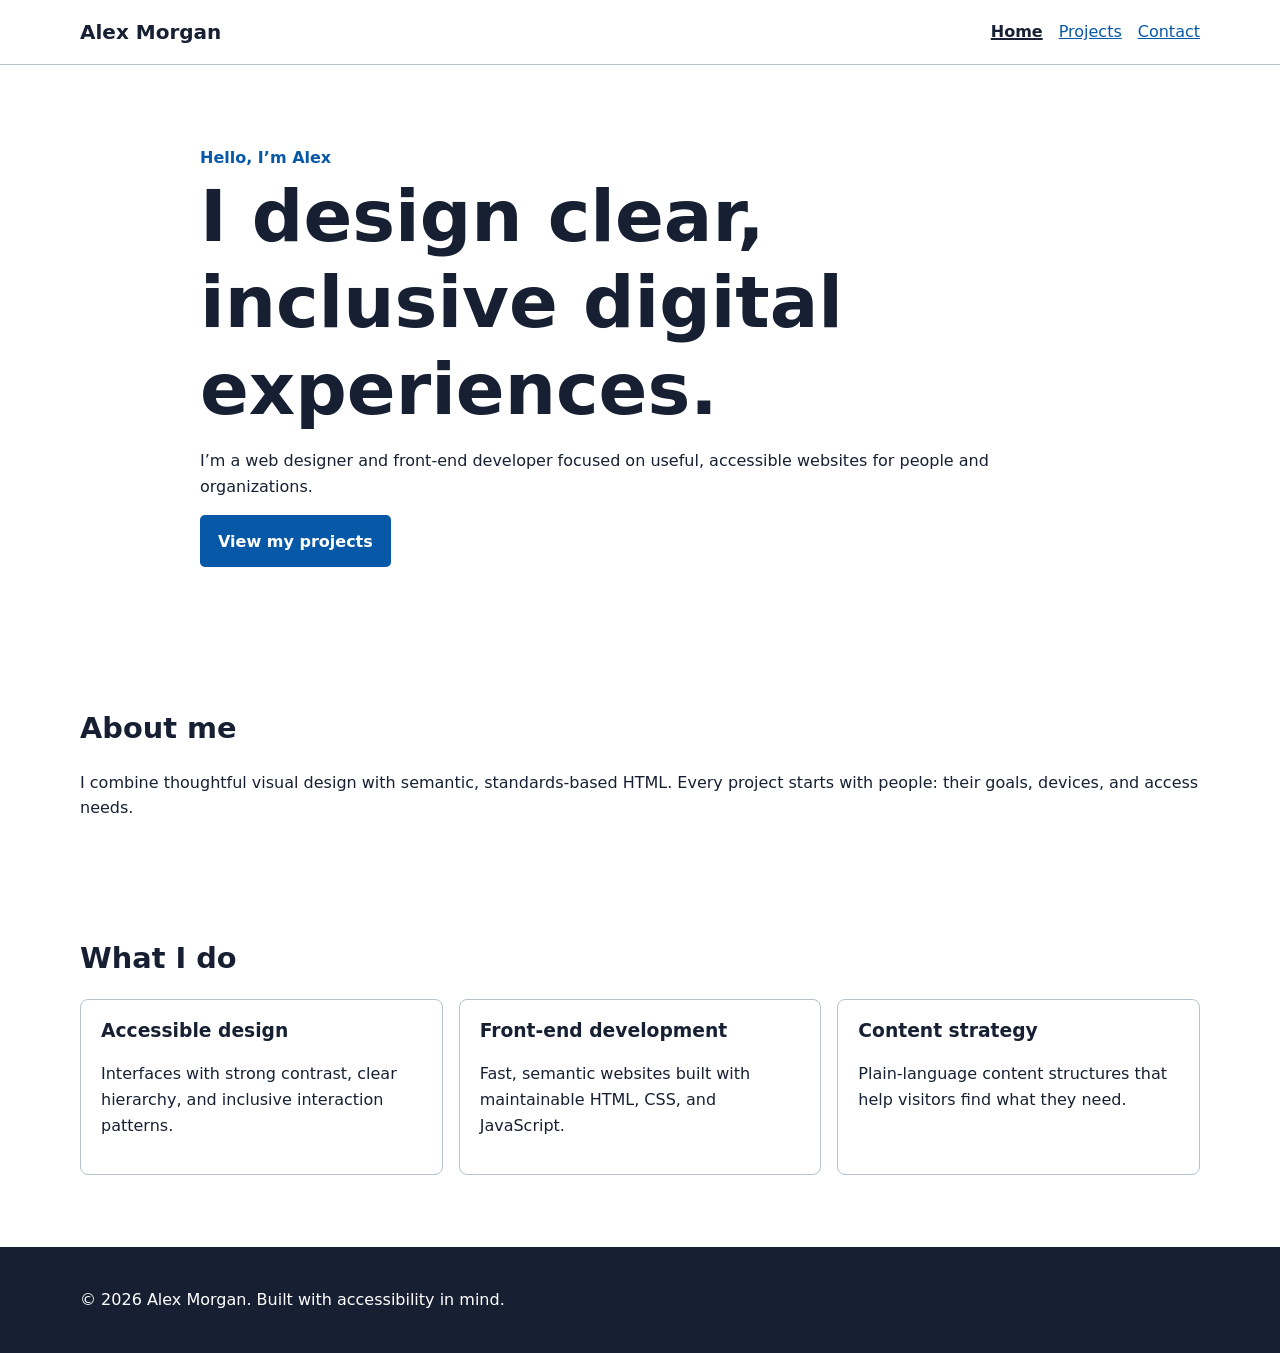
<file: accessible-portfolio/index.html>
<!doctype html>
<html lang="en">
<head>
  <meta charset="utf-8">
  <meta name="viewport" content="width=device-width, initial-scale=1">
  <meta name="description" content="Personal portfolio of Alex Morgan, accessible web designer and front-end developer.">
  <meta name="author" content="Alex Morgan">
  <meta name="robots" content="index, follow">
  <title>Alex Morgan | Accessible Web Designer</title>
  <link rel="stylesheet" href="styles.css">
</head>
<body>
  <a class="skip-link" href="#main-content">Skip to main content</a>
  <header class="site-header">
    <div class="container header-content">
      <a class="brand" href="index.html" aria-label="Alex Morgan home">Alex Morgan</a>
      <nav aria-label="Primary navigation">
        <ul class="nav-list">
          <li><a aria-current="page" href="index.html">Home</a></li>
          <li><a href="projects.html">Projects</a></li>
          <li><a href="contact.html">Contact</a></li>
        </ul>
      </nav>
    </div>
  </header>

  <main id="main-content">
    <section class="hero container" aria-labelledby="intro-heading">
      <p class="eyebrow">Hello, I’m Alex</p>
      <h1 id="intro-heading">I design clear, inclusive digital experiences.</h1>
      <p>I’m a web designer and front-end developer focused on useful, accessible websites for people and organizations.</p>
      <a class="button" href="projects.html">View my projects</a>
    </section>

    <section class="container" aria-labelledby="about-heading">
      <h2 id="about-heading">About me</h2>
      <p>I combine thoughtful visual design with semantic, standards-based HTML. Every project starts with people: their goals, devices, and access needs.</p>
    </section>

    <section class="container" aria-labelledby="services-heading">
      <h2 id="services-heading">What I do</h2>
      <ul class="card-list">
        <li><article><h3>Accessible design</h3><p>Interfaces with strong contrast, clear hierarchy, and inclusive interaction patterns.</p></article></li>
        <li><article><h3>Front-end development</h3><p>Fast, semantic websites built with maintainable HTML, CSS, and JavaScript.</p></article></li>
        <li><article><h3>Content strategy</h3><p>Plain-language content structures that help visitors find what they need.</p></article></li>
      </ul>
    </section>
  </main>

  <footer class="site-footer">
    <div class="container"><p>© 2026 Alex Morgan. Built with accessibility in mind.</p></div>
  </footer>
</body>
</html>
</file>
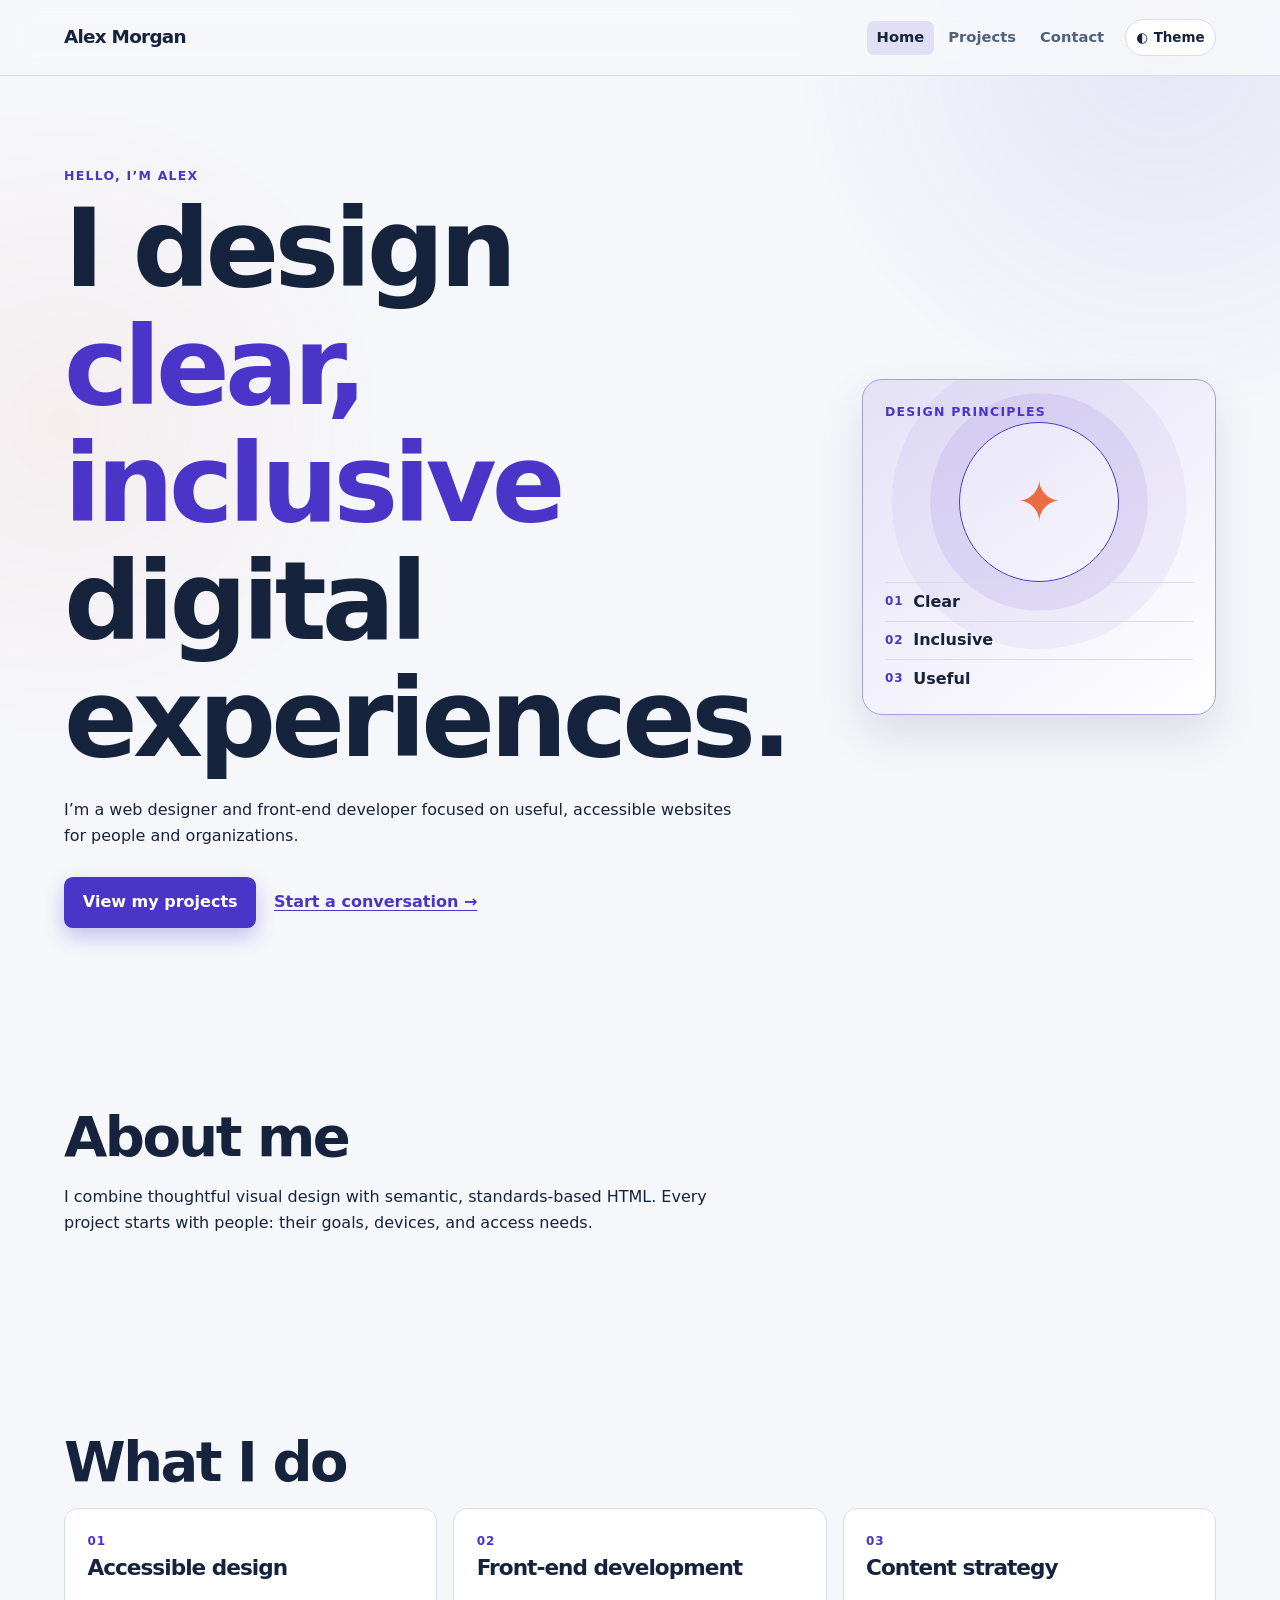
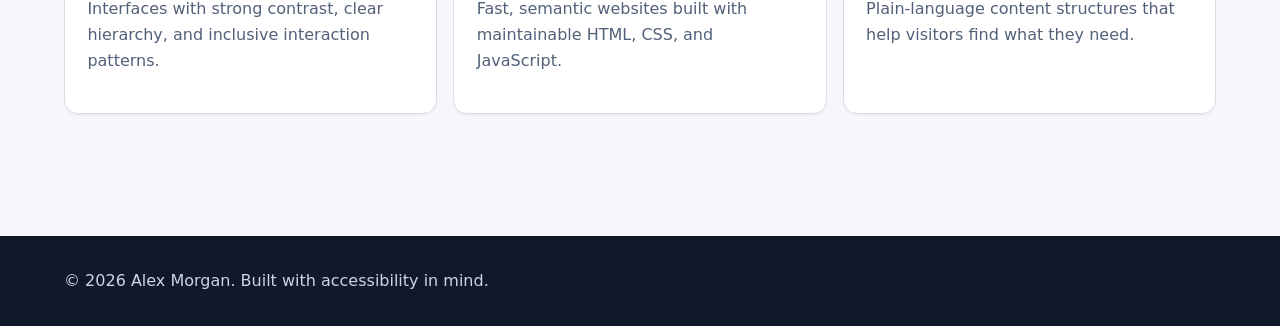
<file: Advanced CSS3 & Responsive Architecture/index.html>
<!doctype html>
<html lang="en">
<head>
  <meta charset="utf-8">
  <meta name="viewport" content="width=device-width, initial-scale=1">
  <meta name="description" content="Personal portfolio of Alex Morgan, accessible web designer and front-end developer.">
  <meta name="author" content="Alex Morgan">
  <meta name="robots" content="index, follow">
  <title>Alex Morgan | Accessible Web Designer</title>
  <link rel="stylesheet" href="styles.css">
  <script src="theme.js" defer></script>
</head>
<body>
  <a class="skip-link" href="#main-content">Skip to main content</a>
  <header class="site-header">
    <div class="container header-content">
      <a class="brand" href="index.html" aria-label="Alex Morgan home">Alex Morgan</a>
      <nav aria-label="Primary navigation">
        <ul class="nav-list">
          <li><a aria-current="page" href="index.html">Home</a></li>
          <li><a href="projects.html">Projects</a></li>
          <li><a href="contact.html">Contact</a></li>
        </ul>
      </nav>
      <button class="theme-toggle" type="button" aria-label="Switch to dark theme" aria-pressed="false">
        <span aria-hidden="true">◐</span><span class="theme-label">Theme</span>
      </button>
    </div>
  </header>

  <main id="main-content">
    <section class="hero container" aria-labelledby="intro-heading">
      <div class="hero-copy">
        <p class="eyebrow">Hello, I’m Alex</p>
        <h1 id="intro-heading">I design <span>clear, inclusive</span> digital experiences.</h1>
        <p>I’m a web designer and front-end developer focused on useful, accessible websites for people and organizations.</p>
        <div class="hero-actions"><a class="button" href="projects.html">View my projects</a><a class="text-link" href="contact.html">Start a conversation <span aria-hidden="true">→</span></a></div>
      </div>
      <aside class="hero-visual" aria-label="Design principles: clear, inclusive, and useful">
        <p class="visual-label">Design principles</p>
        <div class="visual-orbit" aria-hidden="true"><span>✦</span></div>
        <ul class="principle-list"><li><span>01</span> Clear</li><li><span>02</span> Inclusive</li><li><span>03</span> Useful</li></ul>
      </aside>
    </section>

    <section class="container" aria-labelledby="about-heading">
      <h2 id="about-heading">About me</h2>
      <p>I combine thoughtful visual design with semantic, standards-based HTML. Every project starts with people: their goals, devices, and access needs.</p>
    </section>

    <section class="container" aria-labelledby="services-heading">
      <h2 id="services-heading">What I do</h2>
      <ul class="card-list">
        <li><article><span class="card-number" aria-hidden="true">01</span><h3>Accessible design</h3><p>Interfaces with strong contrast, clear hierarchy, and inclusive interaction patterns.</p></article></li>
        <li><article><span class="card-number" aria-hidden="true">02</span><h3>Front-end development</h3><p>Fast, semantic websites built with maintainable HTML, CSS, and JavaScript.</p></article></li>
        <li><article><span class="card-number" aria-hidden="true">03</span><h3>Content strategy</h3><p>Plain-language content structures that help visitors find what they need.</p></article></li>
      </ul>
    </section>
  </main>

  <footer class="site-footer">
    <div class="container"><p>© 2026 Alex Morgan. Built with accessibility in mind.</p></div>
  </footer>
</body>
</html>
</file>
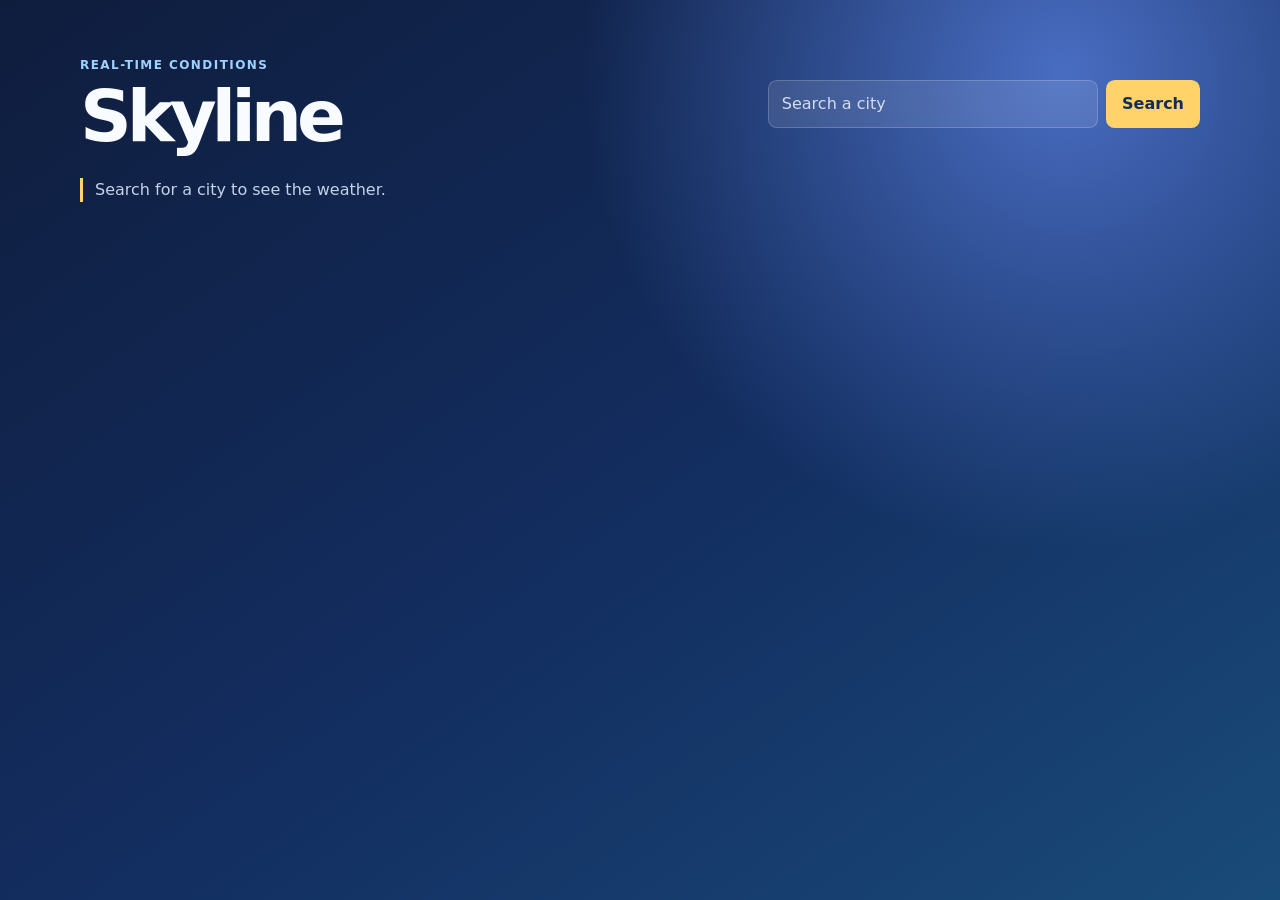
<file: Asynchronous JavaScript & RESTful APIs/index.html>
<!doctype html>
<html lang="en">
<head>
  <meta charset="utf-8">
  <meta name="viewport" content="width=device-width, initial-scale=1">
  <meta name="description" content="A responsive weather dashboard powered by the Open-Meteo public REST API.">
  <title>Skyline | Live Weather</title>
  <link rel="stylesheet" href="styles.css">
  <script src="app.js" defer></script>
</head>
<body>
  <main class="dashboard">
    <header class="masthead">
      <div><p class="eyebrow">Real-time conditions</p><h1>Skyline</h1></div>
      <form id="search-form" class="search-form" role="search">
        <label class="sr-only" for="city-input">Search by city name</label>
        <input id="city-input" name="city" type="search" placeholder="Search a city" autocomplete="off" required>
        <button type="submit">Search</button>
      </form>
    </header>

    <p id="status" class="status" role="status" aria-live="polite">Search for a city to see the weather.</p>
    <section id="weather-content" hidden aria-live="polite">
      <header class="location-header"><div><p id="location-country" class="eyebrow"></p><h2 id="location-name">—</h2></div><p id="updated-time">—</p></header>
      <section class="current-card" aria-labelledby="now-heading">
        <div><p id="now-heading" class="eyebrow">Current weather</p><p id="temperature" class="temperature">—</p><p id="weather-description" class="condition">—</p></div>
        <div id="weather-symbol" class="weather-symbol" aria-hidden="true">☀</div>
        <dl class="metrics"><div><dt>Humidity</dt><dd id="humidity">—</dd></div><div><dt>Wind</dt><dd id="wind-speed">—</dd></div><div><dt>Feels like</dt><dd id="apparent-temperature">—</dd></div></dl>
      </section>
      <section class="forecast-section" aria-labelledby="forecast-heading"><h2 id="forecast-heading">5-day forecast</h2><div id="forecast" class="forecast"></div></section>
    </section>
  </main>
</body>
</html>
</file>
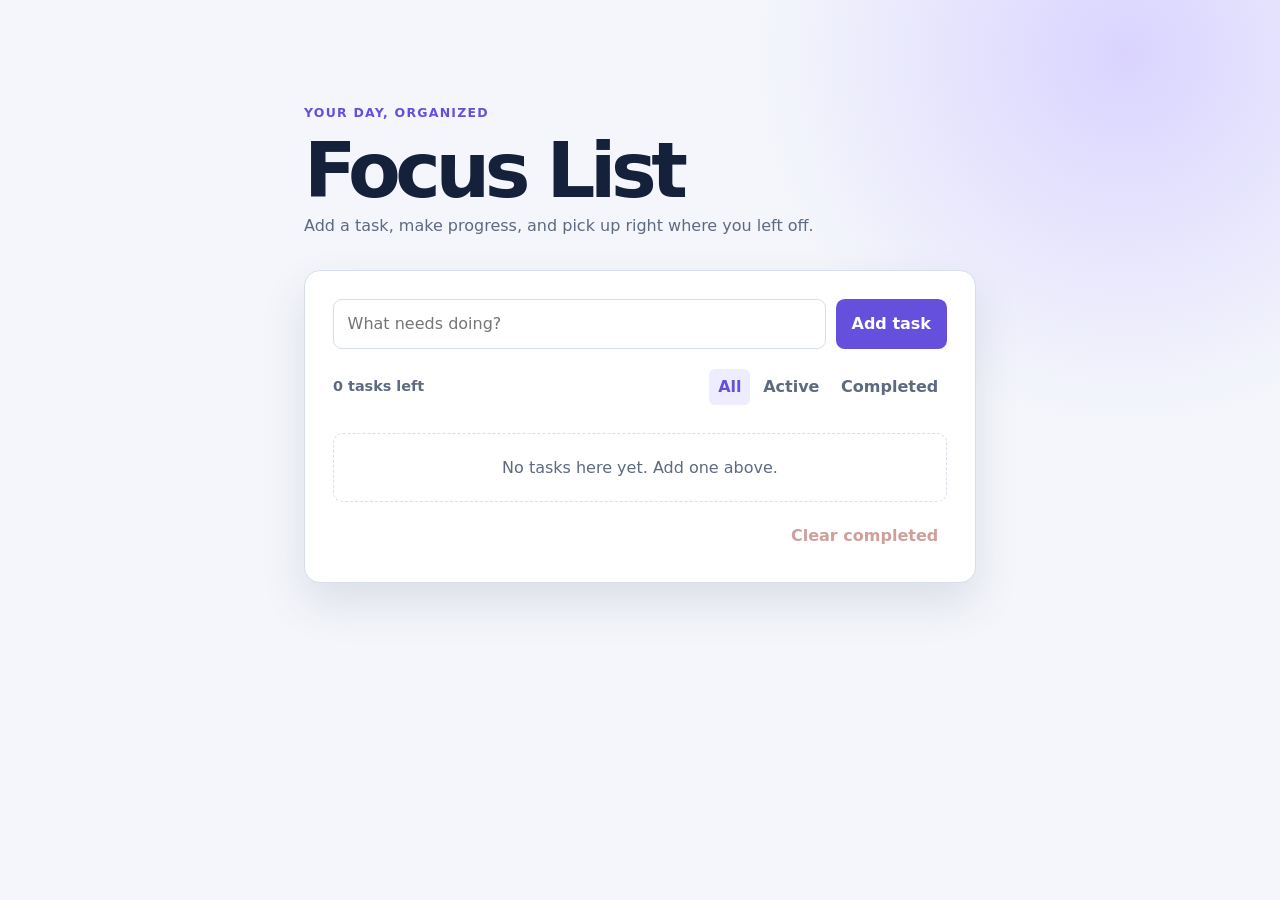
<file: JavaScript Logic & State Management/index.html>
<!doctype html>
<html lang="en">
<head>
  <meta charset="utf-8">
  <meta name="viewport" content="width=device-width, initial-scale=1">
  <meta name="description" content="A client-side task manager with filtering and local data persistence.">
  <title>Focus List | Task Manager</title>
  <link rel="stylesheet" href="styles.css">
  <script src="app.js" defer></script>
</head>
<body>
  <main class="app-shell">
    <header>
      <p class="eyebrow">Your day, organized</p>
      <h1>Focus List</h1>
      <p class="intro">Add a task, make progress, and pick up right where you left off.</p>
    </header>

    <section class="task-panel" aria-labelledby="tasks-heading">
      <h2 id="tasks-heading" class="sr-only">Your tasks</h2>
      <form id="task-form" class="task-form">
        <label class="sr-only" for="new-task">New task</label>
        <input id="new-task" name="task" type="text" maxlength="120" placeholder="What needs doing?" autocomplete="off" required>
        <button type="submit">Add task</button>
      </form>

      <div class="task-toolbar">
        <p id="task-summary" aria-live="polite">0 tasks left</p>
        <div class="filters" role="group" aria-label="Filter tasks">
          <button class="filter is-selected" type="button" data-filter="all" aria-pressed="true">All</button>
          <button class="filter" type="button" data-filter="active" aria-pressed="false">Active</button>
          <button class="filter" type="button" data-filter="completed" aria-pressed="false">Completed</button>
        </div>
      </div>

      <ul id="task-list" class="task-list" aria-live="polite"></ul>
      <p id="empty-state" class="empty-state">No tasks here yet. Add one above.</p>
      <button id="clear-completed" class="clear-button" type="button">Clear completed</button>
    </section>
  </main>
</body>
</html>
</file>
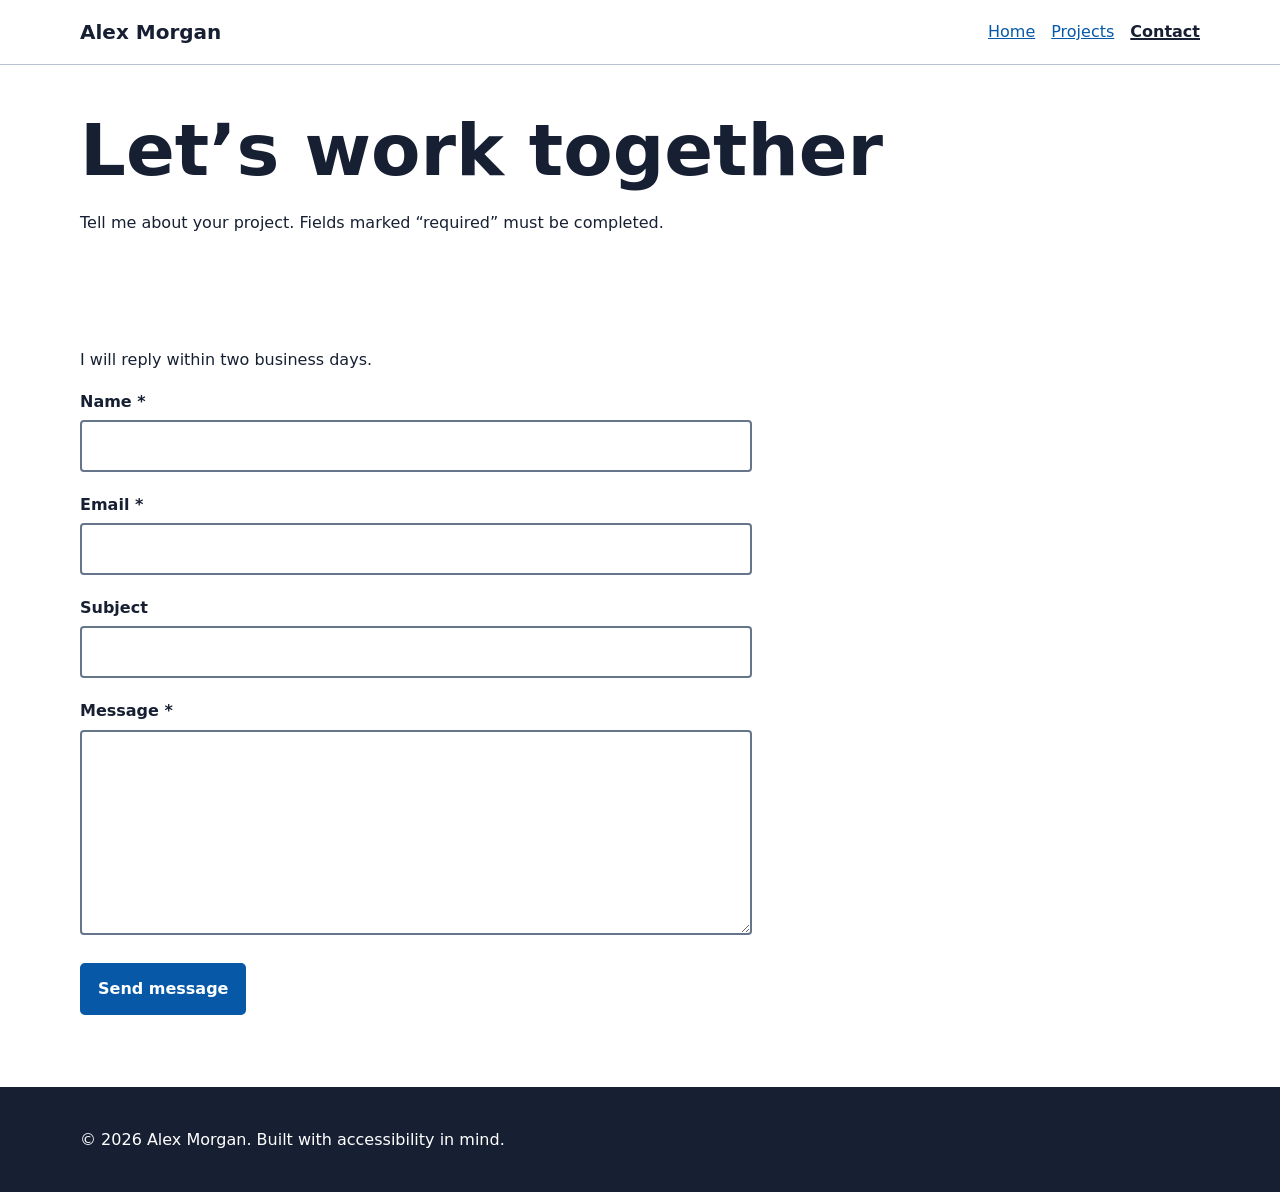
<file: accessible-portfolio/contact.html>
<!doctype html>
<html lang="en">
<head>
  <meta charset="utf-8">
  <meta name="viewport" content="width=device-width, initial-scale=1">
  <meta name="description" content="Contact Alex Morgan to discuss an accessible web design project.">
  <meta name="robots" content="index, follow">
  <title>Contact | Alex Morgan</title>
  <link rel="stylesheet" href="styles.css">
</head>
<body>
  <a class="skip-link" href="#main-content">Skip to main content</a>
  <header class="site-header"><div class="container header-content">
    <a class="brand" href="index.html" aria-label="Alex Morgan home">Alex Morgan</a>
    <nav aria-label="Primary navigation"><ul class="nav-list"><li><a href="index.html">Home</a></li><li><a href="projects.html">Projects</a></li><li><a aria-current="page" href="contact.html">Contact</a></li></ul></nav>
  </div></header>
  <main id="main-content" class="container">
    <header class="page-intro"><h1>Let’s work together</h1><p>Tell me about your project. Fields marked “required” must be completed.</p></header>
    <form action="#" method="post" aria-describedby="form-help">
      <p id="form-help">I will reply within two business days.</p>
      <div class="form-field"><label for="name">Name <span aria-hidden="true">*</span><span class="sr-only">required</span></label><input id="name" name="name" type="text" autocomplete="name" required aria-required="true"></div>
      <div class="form-field"><label for="email">Email <span aria-hidden="true">*</span><span class="sr-only">required</span></label><input id="email" name="email" type="email" autocomplete="email" required aria-required="true"></div>
      <div class="form-field"><label for="subject">Subject</label><input id="subject" name="subject" type="text"></div>
      <div class="form-field"><label for="message">Message <span aria-hidden="true">*</span><span class="sr-only">required</span></label><textarea id="message" name="message" rows="7" required aria-required="true"></textarea></div>
      <button class="button" type="submit">Send message</button>
    </form>
  </main>
  <footer class="site-footer"><div class="container"><p>© 2026 Alex Morgan. Built with accessibility in mind.</p></div></footer>
</body>
</html>
</file>
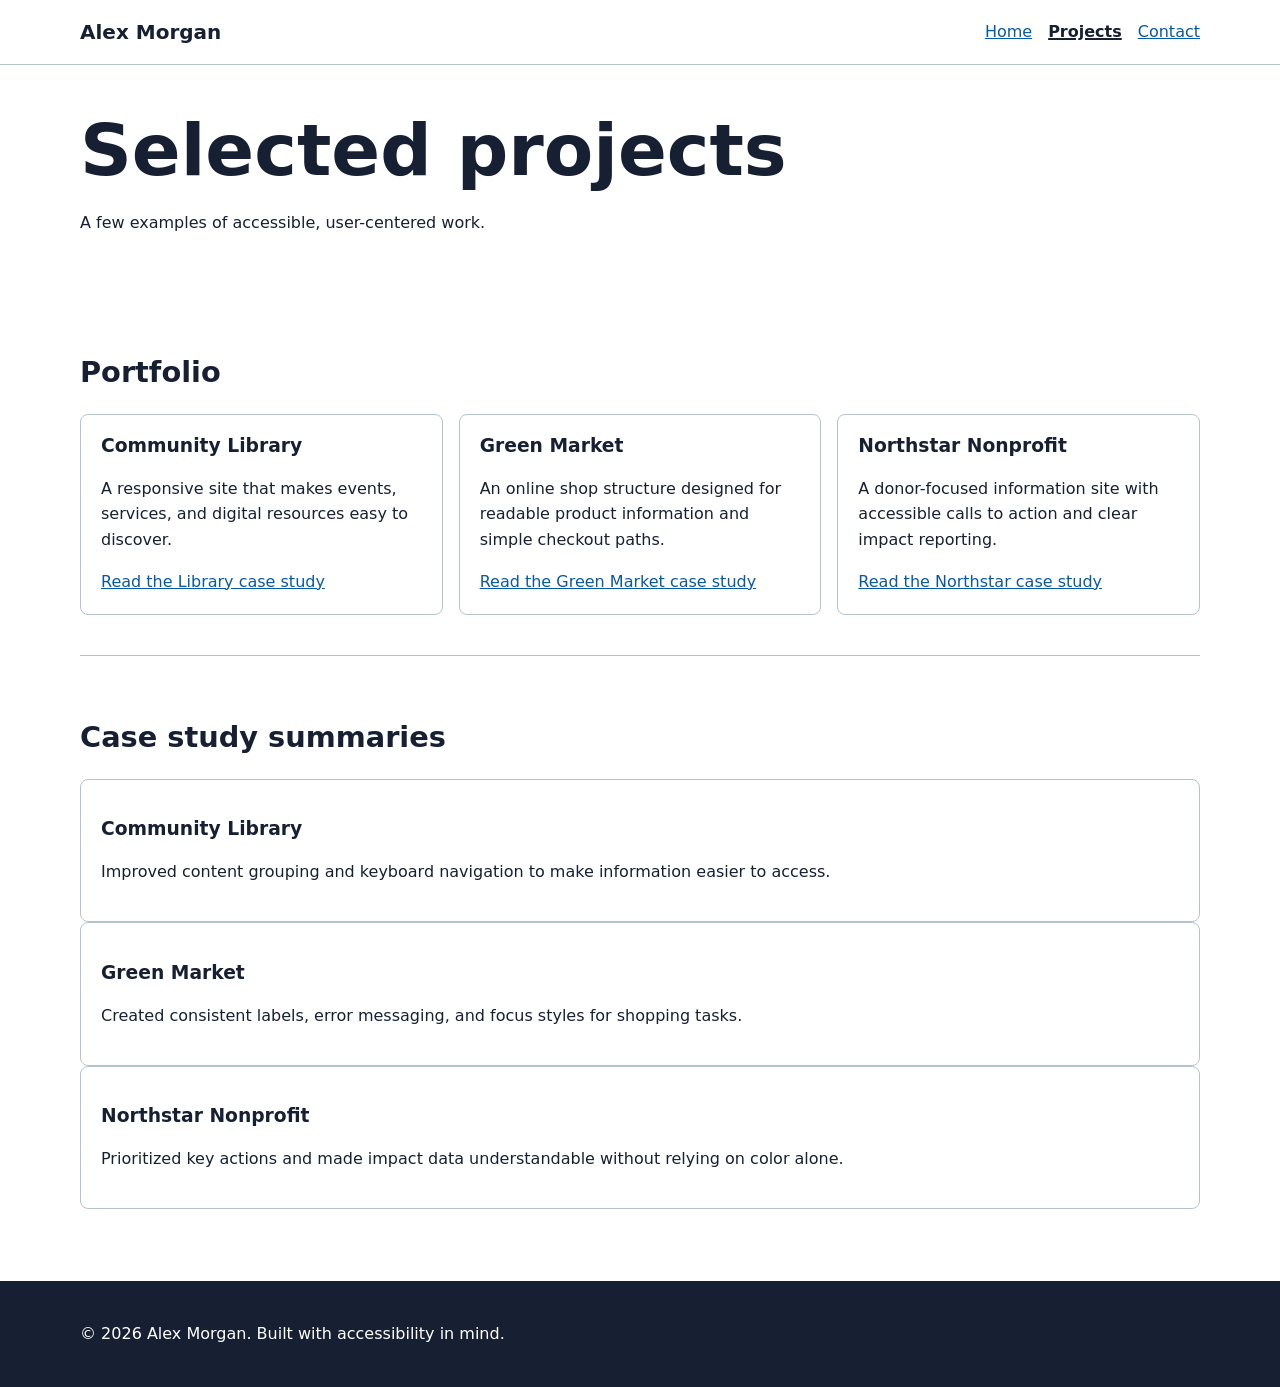
<file: accessible-portfolio/projects.html>
<!doctype html>
<html lang="en">
<head>
  <meta charset="utf-8">
  <meta name="viewport" content="width=device-width, initial-scale=1">
  <meta name="description" content="Selected accessible web design and front-end development projects by Alex Morgan.">
  <meta name="robots" content="index, follow">
  <title>Projects | Alex Morgan</title>
  <link rel="stylesheet" href="styles.css">
</head>
<body>
  <a class="skip-link" href="#main-content">Skip to main content</a>
  <header class="site-header"><div class="container header-content">
    <a class="brand" href="index.html" aria-label="Alex Morgan home">Alex Morgan</a>
    <nav aria-label="Primary navigation"><ul class="nav-list"><li><a href="index.html">Home</a></li><li><a aria-current="page" href="projects.html">Projects</a></li><li><a href="contact.html">Contact</a></li></ul></nav>
  </div></header>
  <main id="main-content" class="container">
    <header class="page-intro"><h1>Selected projects</h1><p>A few examples of accessible, user-centered work.</p></header>
    <section aria-labelledby="project-list-heading">
      <h2 id="project-list-heading">Portfolio</h2>
      <div class="project-grid">
        <article class="project-card"><h3>Community Library</h3><p>A responsive site that makes events, services, and digital resources easy to discover.</p><a href="#library-details">Read the Library case study</a></article>
        <article class="project-card"><h3>Green Market</h3><p>An online shop structure designed for readable product information and simple checkout paths.</p><a href="#market-details">Read the Green Market case study</a></article>
        <article class="project-card"><h3>Northstar Nonprofit</h3><p>A donor-focused information site with accessible calls to action and clear impact reporting.</p><a href="#northstar-details">Read the Northstar case study</a></article>
      </div>
    </section>
    <section class="visually-separated" aria-label="Project case study summaries">
      <h2>Case study summaries</h2>
      <article id="library-details"><h3>Community Library</h3><p>Improved content grouping and keyboard navigation to make information easier to access.</p></article>
      <article id="market-details"><h3>Green Market</h3><p>Created consistent labels, error messaging, and focus styles for shopping tasks.</p></article>
      <article id="northstar-details"><h3>Northstar Nonprofit</h3><p>Prioritized key actions and made impact data understandable without relying on color alone.</p></article>
    </section>
  </main>
  <footer class="site-footer"><div class="container"><p>© 2026 Alex Morgan. Built with accessibility in mind.</p></div></footer>
</body>
</html>
</file>
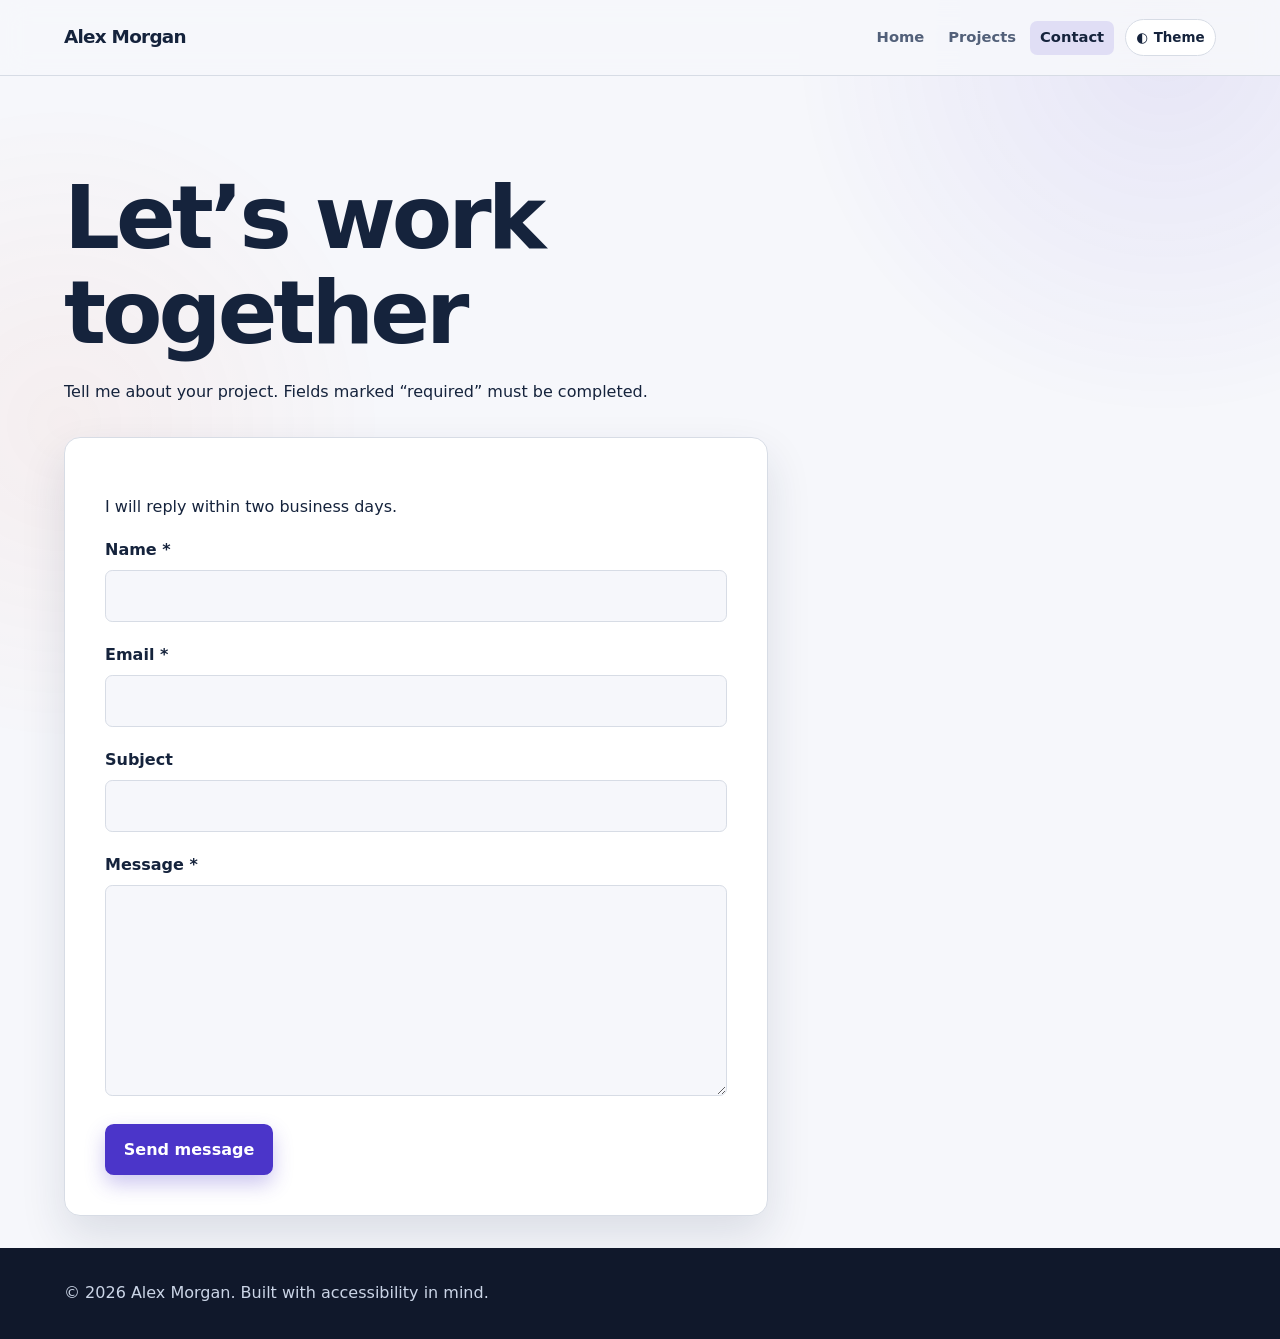
<file: Advanced CSS3 & Responsive Architecture/contact.html>
<!doctype html>
<html lang="en">
<head>
  <meta charset="utf-8">
  <meta name="viewport" content="width=device-width, initial-scale=1">
  <meta name="description" content="Contact Alex Morgan to discuss an accessible web design project.">
  <meta name="robots" content="index, follow">
  <title>Contact | Alex Morgan</title>
  <link rel="stylesheet" href="styles.css">
  <script src="theme.js" defer></script>
</head>
<body>
  <a class="skip-link" href="#main-content">Skip to main content</a>
  <header class="site-header"><div class="container header-content">
    <a class="brand" href="index.html" aria-label="Alex Morgan home">Alex Morgan</a>
    <nav aria-label="Primary navigation"><ul class="nav-list"><li><a href="index.html">Home</a></li><li><a href="projects.html">Projects</a></li><li><a aria-current="page" href="contact.html">Contact</a></li></ul></nav>
    <button class="theme-toggle" type="button" aria-label="Switch to dark theme" aria-pressed="false"><span aria-hidden="true">◐</span><span class="theme-label">Theme</span></button>
  </div></header>
  <main id="main-content" class="container">
    <header class="page-intro"><h1>Let’s work together</h1><p>Tell me about your project. Fields marked “required” must be completed.</p></header>
    <form action="#" method="post" aria-describedby="form-help">
      <p id="form-help">I will reply within two business days.</p>
      <div class="form-field"><label for="name">Name <span aria-hidden="true">*</span><span class="sr-only">required</span></label><input id="name" name="name" type="text" autocomplete="name" required aria-required="true"></div>
      <div class="form-field"><label for="email">Email <span aria-hidden="true">*</span><span class="sr-only">required</span></label><input id="email" name="email" type="email" autocomplete="email" required aria-required="true"></div>
      <div class="form-field"><label for="subject">Subject</label><input id="subject" name="subject" type="text"></div>
      <div class="form-field"><label for="message">Message <span aria-hidden="true">*</span><span class="sr-only">required</span></label><textarea id="message" name="message" rows="7" required aria-required="true"></textarea></div>
      <button class="button" type="submit">Send message</button>
    </form>
  </main>
  <footer class="site-footer"><div class="container"><p>© 2026 Alex Morgan. Built with accessibility in mind.</p></div></footer>
</body>
</html>
</file>
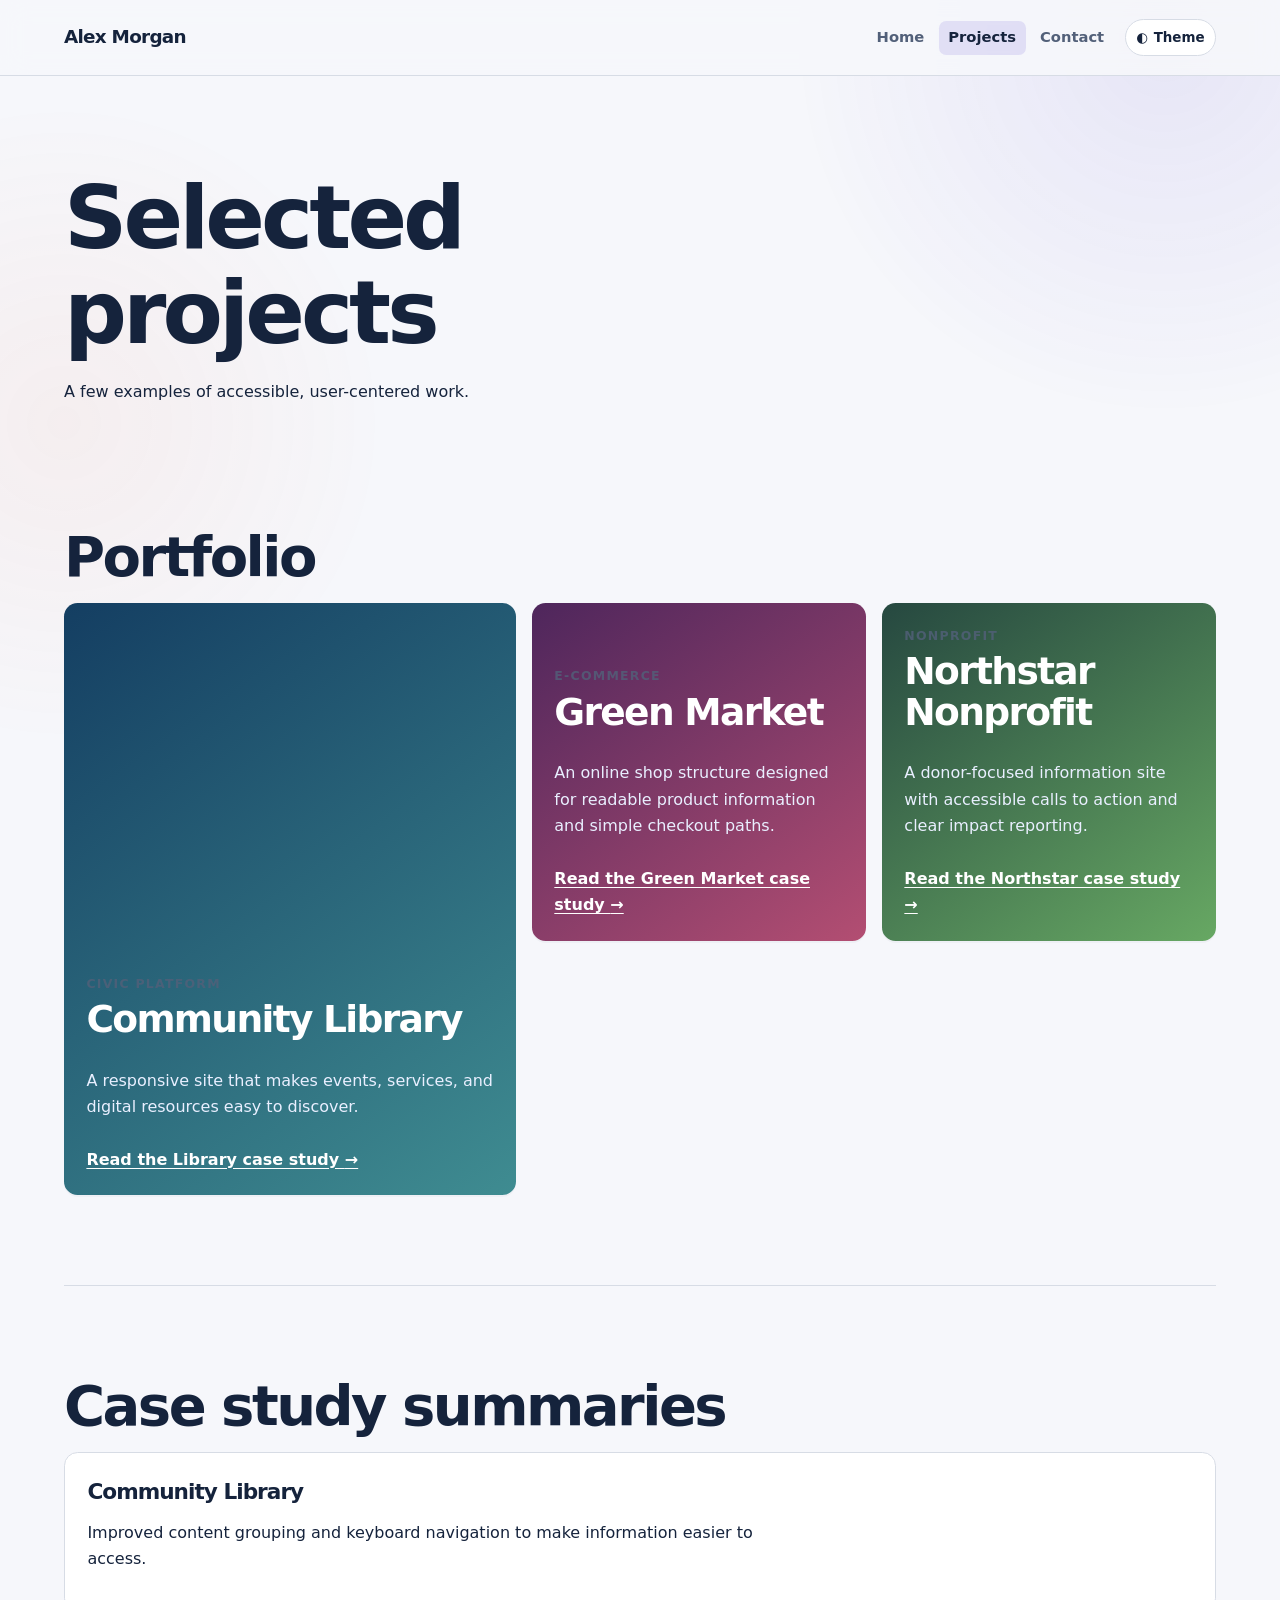
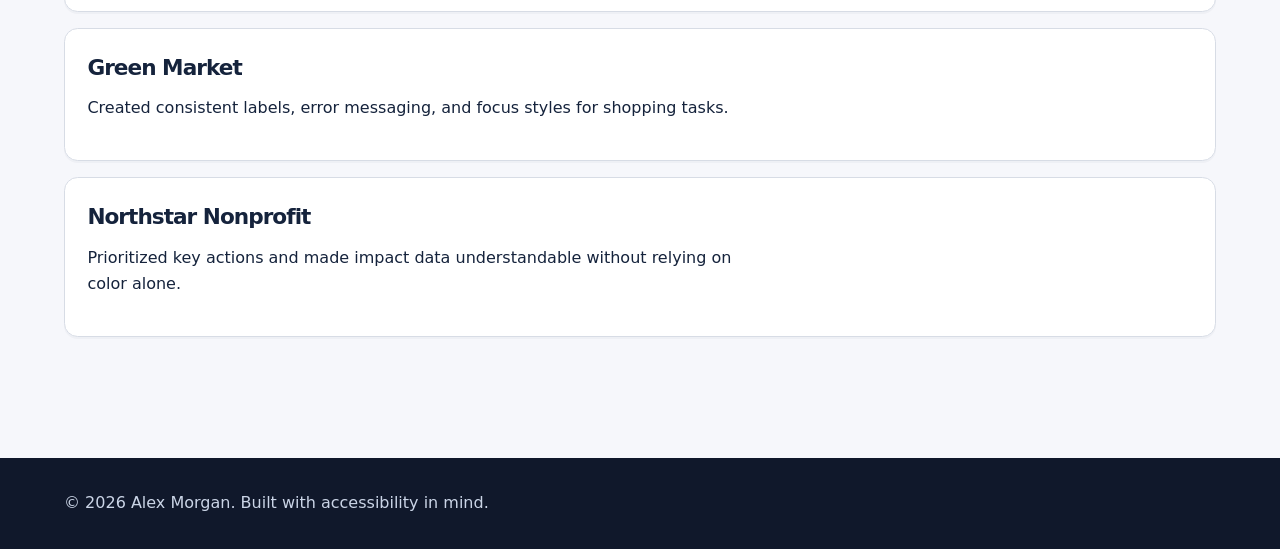
<file: Advanced CSS3 & Responsive Architecture/projects.html>
<!doctype html>
<html lang="en">
<head>
  <meta charset="utf-8">
  <meta name="viewport" content="width=device-width, initial-scale=1">
  <meta name="description" content="Selected accessible web design and front-end development projects by Alex Morgan.">
  <meta name="robots" content="index, follow">
  <title>Projects | Alex Morgan</title>
  <link rel="stylesheet" href="styles.css">
  <script src="theme.js" defer></script>
</head>
<body>
  <a class="skip-link" href="#main-content">Skip to main content</a>
  <header class="site-header"><div class="container header-content">
    <a class="brand" href="index.html" aria-label="Alex Morgan home">Alex Morgan</a>
    <nav aria-label="Primary navigation"><ul class="nav-list"><li><a href="index.html">Home</a></li><li><a aria-current="page" href="projects.html">Projects</a></li><li><a href="contact.html">Contact</a></li></ul></nav>
    <button class="theme-toggle" type="button" aria-label="Switch to dark theme" aria-pressed="false"><span aria-hidden="true">◐</span><span class="theme-label">Theme</span></button>
  </div></header>
  <main id="main-content" class="container">
    <header class="page-intro"><h1>Selected projects</h1><p>A few examples of accessible, user-centered work.</p></header>
    <section aria-labelledby="project-list-heading">
      <h2 id="project-list-heading">Portfolio</h2>
      <div class="project-grid">
        <article class="project-card project-library"><p class="project-type">Civic platform</p><h3>Community Library</h3><p>A responsive site that makes events, services, and digital resources easy to discover.</p><a href="#library-details">Read the Library case study <span aria-hidden="true">→</span></a></article>
        <article class="project-card project-market"><p class="project-type">E-commerce</p><h3>Green Market</h3><p>An online shop structure designed for readable product information and simple checkout paths.</p><a href="#market-details">Read the Green Market case study <span aria-hidden="true">→</span></a></article>
        <article class="project-card project-northstar"><p class="project-type">Nonprofit</p><h3>Northstar Nonprofit</h3><p>A donor-focused information site with accessible calls to action and clear impact reporting.</p><a href="#northstar-details">Read the Northstar case study <span aria-hidden="true">→</span></a></article>
      </div>
    </section>
    <section class="visually-separated" aria-label="Project case study summaries">
      <h2>Case study summaries</h2>
      <article id="library-details"><h3>Community Library</h3><p>Improved content grouping and keyboard navigation to make information easier to access.</p></article>
      <article id="market-details"><h3>Green Market</h3><p>Created consistent labels, error messaging, and focus styles for shopping tasks.</p></article>
      <article id="northstar-details"><h3>Northstar Nonprofit</h3><p>Prioritized key actions and made impact data understandable without relying on color alone.</p></article>
    </section>
  </main>
  <footer class="site-footer"><div class="container"><p>© 2026 Alex Morgan. Built with accessibility in mind.</p></div></footer>
</body>
</html>
</file>
<file: accessible-portfolio/styles.css>
:root { --ink: #172033; --paper: #ffffff; --accent: #0759a8; --soft: #eef5fb; --line: #b6c2d0; }
* { box-sizing: border-box; }
body { margin: 0; color: var(--ink); background: var(--paper); font: 1rem/1.6 system-ui, -apple-system, "Segoe UI", sans-serif; }
.container { width: min(100% - 2rem, 70rem); margin-inline: auto; }
.site-header { border-bottom: 1px solid var(--line); }
.header-content { display: flex; flex-wrap: wrap; align-items: center; justify-content: space-between; gap: 1rem; padding: 1rem 0; }
.brand { color: var(--ink); font-size: 1.25rem; font-weight: 800; text-decoration: none; }
.nav-list, .card-list { margin: 0; padding: 0; list-style: none; }
.nav-list { display: flex; flex-wrap: wrap; gap: 1rem; }
a { color: var(--accent); }
a:hover { text-decoration-thickness: .15em; }
a:focus-visible, input:focus-visible, textarea:focus-visible, button:focus-visible { outline: 3px solid #f59e0b; outline-offset: 3px; }
[aria-current="page"] { color: var(--ink); font-weight: 700; text-decoration-thickness: .15em; }
.hero, section, .page-intro, form { padding-block: 2.5rem; }
.hero { padding-block: 5rem; max-width: 55rem; }
h1, h2, h3 { line-height: 1.2; }
h1 { font-size: clamp(2.25rem, 7vw, 4.5rem); margin: .15rem 0 1rem; }
h2 { font-size: 1.8rem; }
.eyebrow { color: var(--accent); font-weight: 700; margin: 0; }
.button { display: inline-block; border: 2px solid var(--accent); border-radius: .3rem; padding: .7rem 1rem; color: #fff; background: var(--accent); font: inherit; font-weight: 700; text-decoration: none; cursor: pointer; }
.button:hover { color: #fff; background: #034783; }
.card-list, .project-grid { display: grid; grid-template-columns: repeat(auto-fit, minmax(14rem, 1fr)); gap: 1rem; }
.card-list article, .project-card, .visually-separated article { height: 100%; border: 1px solid var(--line); border-radius: .5rem; padding: 1.25rem; }
.project-card h3, .card-list h3 { margin-top: 0; }
.visually-separated { border-top: 1px solid var(--line); }
.site-footer { margin-top: 2rem; padding: 1.5rem 0; color: #fff; background: var(--ink); }
form { max-width: 42rem; }
.form-field { margin-bottom: 1.25rem; }
label { display: block; font-weight: 700; margin-bottom: .35rem; }
input, textarea { width: 100%; border: 2px solid #66758a; border-radius: .25rem; padding: .7rem; color: var(--ink); font: inherit; }
.skip-link { position: absolute; left: 1rem; top: -5rem; padding: .75rem 1rem; color: #fff; background: var(--ink); z-index: 1; }
.skip-link:focus { top: 1rem; }
.sr-only { position: absolute; width: 1px; height: 1px; padding: 0; margin: -1px; overflow: hidden; clip: rect(0, 0, 0, 0); white-space: nowrap; border: 0; }
@media (max-width: 35rem) { .header-content { align-items: flex-start; flex-direction: column; } }
</file>
<file: Advanced CSS3 & Responsive Architecture/styles.css>
:root {
  color-scheme: light;
  --bg: #f6f7fb; --surface: #ffffff; --surface-raised: #ffffff; --text: #15233c; --muted: #526079;
  --line: #d7dce5; --primary: #4b35c9; --primary-strong: #34228f; --accent: #eb6c43; --focus: #0f7bca;
  --shadow: 0 20px 45px rgb(28 42 72 / 12%); --header-bg: rgb(246 247 251 / 88%);
}
[data-theme="dark"] {
  color-scheme: dark;
  --bg: #101524; --surface: #192136; --surface-raised: #202b45; --text: #f4f7ff; --muted: #b9c3d6;
  --line: #34415d; --primary: #a998ff; --primary-strong: #c5b9ff; --accent: #ff9b76; --focus: #76c7ff;
  --shadow: 0 20px 45px rgb(0 0 0 / 26%); --header-bg: rgb(16 21 36 / 88%);
}
* { box-sizing: border-box; }
html { scroll-behavior: smooth; }
body { min-width: 20rem; margin: 0; color: var(--text); background: var(--bg); font: 1rem/1.65 Inter, ui-sans-serif, system-ui, -apple-system, "Segoe UI", sans-serif; transition: color .25s ease, background-color .25s ease; }
body::before { position: fixed; inset: 0; z-index: -1; content: ""; opacity: .48; background: radial-gradient(circle at 91% 5%, color-mix(in srgb, var(--primary) 18%, transparent), transparent 24rem), radial-gradient(circle at 5% 47%, color-mix(in srgb, var(--accent) 13%, transparent), transparent 21rem); pointer-events: none; }
.container { width: min(100% - 2rem, 72rem); margin-inline: auto; }
.site-header { position: sticky; top: 0; z-index: 10; border-bottom: 1px solid var(--line); background: var(--header-bg); backdrop-filter: blur(14px); }
.header-content { display: grid; grid-template-columns: 1fr auto; align-items: center; gap: .7rem; min-height: 4.7rem; }
.brand { color: var(--text); font-size: 1.15rem; font-weight: 800; letter-spacing: -.04em; text-decoration: none; }
nav { grid-column: 1 / -1; grid-row: 2; }
.nav-list, .card-list, .principle-list { margin: 0; padding: 0; list-style: none; }
.nav-list { display: flex; align-items: center; gap: .3rem; overflow-x: auto; padding-bottom: .75rem; }
.nav-list a { display: block; border-radius: .45rem; padding: .3rem .6rem; color: var(--muted); font-size: .92rem; font-weight: 700; text-decoration: none; white-space: nowrap; }
.nav-list a:hover, .nav-list [aria-current="page"] { color: var(--text); background: color-mix(in srgb, var(--primary) 12%, transparent); }
.theme-toggle { display: inline-flex; align-items: center; gap: .35rem; border: 1px solid var(--line); border-radius: 99rem; padding: .38rem .65rem; color: var(--text); background: var(--surface); font: inherit; font-size: .84rem; font-weight: 700; cursor: pointer; }
.theme-toggle:hover { transform: translateY(-1px); box-shadow: 0 4px 12px color-mix(in srgb, var(--text) 12%, transparent); }
a { color: var(--primary); text-underline-offset: .16em; }
a:hover { color: var(--primary-strong); text-decoration-thickness: .15em; }
a:focus-visible, input:focus-visible, textarea:focus-visible, button:focus-visible { outline: 3px solid var(--focus); outline-offset: 3px; }
.hero, section, .page-intro, form { padding-block: clamp(2.75rem, 7vw, 6.5rem); }
.hero { display: grid; align-items: center; gap: 2.25rem; min-height: min(46rem, calc(100svh - 4.7rem)); }
.hero-copy { max-width: 46rem; }
h1, h2, h3 { color: var(--text); line-height: 1.08; letter-spacing: -.045em; }
h1 { max-width: 13ch; margin: .25rem 0 1.2rem; font-size: clamp(2.8rem, 11vw, 6.8rem); }
h1 span { color: var(--primary); }
h2 { margin: 0 0 1rem; font-size: clamp(2rem, 5vw, 3.5rem); }
h3 { margin: .3rem 0 .75rem; font-size: 1.35rem; }
p { max-width: 66ch; }
.eyebrow, .project-type, .visual-label { margin: 0; color: var(--primary); font-size: .78rem; font-weight: 800; letter-spacing: .1em; text-transform: uppercase; }
.hero-actions { display: flex; flex-wrap: wrap; align-items: center; gap: 1.1rem; margin-top: 1.7rem; }
.button { display: inline-flex; align-items: center; justify-content: center; min-height: 3rem; border: 2px solid var(--primary); border-radius: .55rem; padding: .65rem 1.05rem; color: #fff; background: var(--primary); box-shadow: 0 9px 20px color-mix(in srgb, var(--primary) 28%, transparent); font: inherit; font-weight: 800; text-decoration: none; cursor: pointer; }
.button:hover { color: #fff; background: var(--primary-strong); transform: translateY(-2px); }
.text-link { font-weight: 800; }
.hero-visual { position: relative; display: grid; min-height: 20rem; overflow: hidden; border: 1px solid color-mix(in srgb, var(--primary) 36%, var(--line)); border-radius: 1.25rem; padding: 1.35rem; background: linear-gradient(145deg, color-mix(in srgb, var(--primary) 15%, var(--surface)), var(--surface)); box-shadow: var(--shadow); }
.visual-orbit { place-self: center; display: grid; width: 10rem; aspect-ratio: 1; place-items: center; border: 1px solid var(--primary); border-radius: 50%; box-shadow: 0 0 0 1.8rem color-mix(in srgb, var(--primary) 9%, transparent), 0 0 0 4.2rem color-mix(in srgb, var(--primary) 5%, transparent); animation: float 5s ease-in-out infinite; }
.visual-orbit span { color: var(--accent); font-size: 3.5rem; }
.principle-list { align-self: end; display: grid; gap: .35rem; color: var(--text); font-weight: 750; }
.principle-list li { display: flex; gap: .6rem; align-items: center; border-top: 1px solid var(--line); padding-top: .35rem; }
.principle-list span, .card-number { color: var(--primary); font-size: .75rem; font-weight: 800; letter-spacing: .08em; }
.card-list, .project-grid { display: grid; grid-template-columns: 1fr; gap: 1rem; }
.card-list article, .project-card, .visually-separated article { height: 100%; border: 1px solid var(--line); border-radius: .85rem; padding: 1.4rem; background: var(--surface); box-shadow: 0 2px 0 color-mix(in srgb, var(--text) 3%, transparent); }
.card-list article { transition: transform .2s ease, box-shadow .2s ease; }
.card-list article:hover, .project-card:hover { transform: translateY(-5px); box-shadow: var(--shadow); }
.card-list p, .project-card p { color: var(--muted); }
.card-number { display: block; }
.page-intro { padding-bottom: 1rem; }
.page-intro h1 { font-size: clamp(2.8rem, 8vw, 5.5rem); }
.project-card { display: flex; min-height: 18rem; flex-direction: column; justify-content: flex-end; border: 0; color: #fff; background: #253452; overflow: hidden; transition: transform .2s ease, box-shadow .2s ease; }
.project-card h3 { color: #fff; font-size: clamp(1.6rem, 4vw, 2.35rem); }
.project-card p:not(.project-type) { color: #e9efff; }
.project-card a { margin-top: .65rem; color: #fff; font-weight: 800; }
.project-type { color: #fff; opacity: .82; }
.project-library { background: linear-gradient(145deg, #143e62, #3f8c91); }
.project-market { background: linear-gradient(145deg, #4e265c, #b34e72); }
.project-northstar { background: linear-gradient(145deg, #264840, #67a863); }
.visually-separated { border-top: 1px solid var(--line); }
.visually-separated article { margin-top: 1rem; }
.site-footer { margin-top: 2rem; padding: 2rem 0; color: #f4f7ff; background: #10182b; }
.site-footer p { margin: 0; color: #cbd5e7; }
form { max-width: 44rem; border: 1px solid var(--line); border-radius: 1rem; padding: clamp(1.25rem, 5vw, 2.5rem); background: var(--surface); box-shadow: var(--shadow); }
.form-field { margin-bottom: 1.25rem; }
label { display: block; margin-bottom: .4rem; color: var(--text); font-weight: 800; }
input, textarea { width: 100%; border: 1px solid var(--line); border-radius: .45rem; padding: .75rem .85rem; color: var(--text); background: var(--bg); font: inherit; }
input:hover, textarea:hover { border-color: var(--primary); }
.skip-link { position: absolute; left: 1rem; top: -5rem; z-index: 20; border-radius: .35rem; padding: .75rem 1rem; color: #fff; background: #10182b; font-weight: 800; }
.skip-link:focus { top: 1rem; }
.sr-only { position: absolute; width: 1px; height: 1px; padding: 0; margin: -1px; overflow: hidden; clip: rect(0, 0, 0, 0); white-space: nowrap; border: 0; }
@keyframes float { 50% { transform: translateY(-.55rem) rotate(5deg); } }
@media (min-width: 42rem) { .container { width: min(100% - 3rem, 72rem); } .header-content { grid-template-columns: 1fr auto auto; } nav { grid-column: auto; grid-row: auto; } .nav-list { padding: 0; } .card-list, .project-grid { grid-template-columns: repeat(2, 1fr); } }
@media (min-width: 64rem) { .hero { grid-template-columns: minmax(0, 1.35fr) minmax(19rem, .65fr); gap: 4rem; } .card-list { grid-template-columns: repeat(3, 1fr); } .project-grid { grid-template-columns: 1.15fr .85fr .85fr; } .project-card:first-child { grid-row: span 2; min-height: 37rem; } }
@media (prefers-reduced-motion: reduce) { *, *::before, *::after { scroll-behavior: auto !important; animation-duration: .01ms !important; transition-duration: .01ms !important; } }
</file>
<file: Asynchronous JavaScript & RESTful APIs/styles.css>
:root { --ink: #f8fbff; --muted: #c5d3e8; --line: rgb(255 255 255 / 19%); --card: rgb(9 27 58 / 72%); --blue: #9dd1ff; --accent: #ffd36a; }
* { box-sizing: border-box; }
body { min-width: 20rem; min-height: 100vh; margin: 0; color: var(--ink); background: radial-gradient(circle at 83% 8%, #496dc2 0, transparent 30rem), linear-gradient(145deg, #0f1d3d, #132e61 55%, #194b79); font: 1rem/1.5 system-ui, sans-serif; }
.dashboard { width: min(100% - 2rem, 70rem); margin: auto; padding: clamp(1.25rem, 5vw, 3.5rem) 0; }
.masthead, .location-header { display: flex; flex-wrap: wrap; align-items: center; justify-content: space-between; gap: 1rem; }
.masthead { margin-bottom: 1.6rem; }
h1, h2, p { margin-top: 0; }
h1 { margin-bottom: 0; font-size: clamp(2.5rem, 7vw, 4.5rem); line-height: 1; letter-spacing: -.07em; }
h2 { margin-bottom: 0; font-size: clamp(2rem, 5vw, 3.5rem); letter-spacing: -.05em; }
.eyebrow { margin-bottom: .4rem; color: var(--blue); font-size: .75rem; font-weight: 800; letter-spacing: .12em; text-transform: uppercase; }
.search-form { display: flex; width: min(100%, 27rem); gap: .5rem; }
.search-form input { min-width: 0; flex: 1; border: 1px solid var(--line); border-radius: .55rem; padding: .7rem .8rem; color: var(--ink); background: rgb(255 255 255 / 10%); font: inherit; }
.search-form input::placeholder { color: #d1dcf0; }
.search-form button { border: 0; border-radius: .55rem; padding: .7rem 1rem; color: #122c58; background: var(--accent); font: inherit; font-weight: 800; cursor: pointer; }
.status { border-left: 3px solid var(--accent); padding-left: .75rem; color: var(--muted); }
.location-header { margin: 2.7rem 0 1rem; }
#updated-time { margin: 0; color: var(--muted); font-size: .9rem; }
.current-card { display: grid; gap: 1.5rem; border: 1px solid var(--line); border-radius: 1.25rem; padding: clamp(1.25rem, 5vw, 2.5rem); background: var(--card); box-shadow: 0 20px 45px rgb(0 0 0 / 18%); backdrop-filter: blur(12px); }
.temperature { margin-bottom: 0; font-size: clamp(4.5rem, 14vw, 8rem); font-weight: 760; line-height: .95; letter-spacing: -.08em; }
.condition { margin: .6rem 0 0; color: var(--muted); font-size: 1.1rem; }
.weather-symbol { align-self: center; font-size: clamp(5rem, 18vw, 10rem); filter: drop-shadow(0 .5rem 1rem rgb(0 0 0 / 18%)); text-align: center; }
.metrics { display: grid; grid-template-columns: repeat(3, 1fr); gap: .5rem; margin: 0; }
.metrics div, .forecast-card { border: 1px solid var(--line); border-radius: .75rem; padding: .75rem; background: rgb(255 255 255 / 7%); }
dt { color: var(--muted); font-size: .78rem; } dd { margin: .2rem 0 0; font-size: 1.1rem; font-weight: 750; }
.forecast-section { margin-top: 2.8rem; }.forecast-section h2 { margin-bottom: 1rem; font-size: 1.5rem; }.forecast { display: grid; grid-template-columns: repeat(2, 1fr); gap: .7rem; }.forecast-card p { margin-bottom: .2rem; }.forecast-day { color: var(--muted); font-size: .85rem; }.forecast-icon { margin: .2rem 0; font-size: 2rem; }.forecast-temp { font-weight: 800; }
button:focus-visible, input:focus-visible { outline: 3px solid #fff; outline-offset: 3px; }
.sr-only { position: absolute; width: 1px; height: 1px; overflow: hidden; clip: rect(0,0,0,0); white-space: nowrap; }
@media (min-width: 42rem) { .current-card { grid-template-columns: 1.1fr .7fr 1fr; align-items: center; }.forecast { grid-template-columns: repeat(5, 1fr); } }
@media (max-width: 31rem) { .masthead { align-items: flex-start; flex-direction: column; }.search-form { width: 100%; } }
</file>
<file: JavaScript Logic & State Management/styles.css>
:root { --ink: #15213a; --muted: #5d6a80; --paper: #fff; --background: #f4f6fb; --line: #d7ddeb; --primary: #6450dc; --primary-dark: #4735b5; --success: #16865c; }
* { box-sizing: border-box; }
body { min-width: 20rem; min-height: 100vh; margin: 0; color: var(--ink); background: radial-gradient(circle at 88% 6%, #d9d4ff 0, transparent 23rem), var(--background); font: 1rem/1.5 system-ui, sans-serif; }
button, input { font: inherit; }
button { cursor: pointer; }
.app-shell { width: min(100% - 2rem, 42rem); margin: 0 auto; padding: clamp(3rem, 9vw, 6.5rem) 0; }
h1, h2, p { margin-top: 0; }
h1 { margin-bottom: .25rem; font-size: clamp(2.7rem, 10vw, 4.8rem); line-height: 1; letter-spacing: -.07em; }
.eyebrow { margin-bottom: .65rem; color: var(--primary); font-size: .78rem; font-weight: 800; letter-spacing: .1em; text-transform: uppercase; }
.intro { max-width: 36rem; color: var(--muted); }
.task-panel { margin-top: 2rem; border: 1px solid var(--line); border-radius: 1rem; padding: clamp(1rem, 4vw, 1.75rem); background: var(--paper); box-shadow: 0 20px 45px rgb(49 58 92 / 12%); }
.task-form { display: flex; gap: .6rem; }
.task-form input { min-width: 0; flex: 1; border: 1px solid var(--line); border-radius: .55rem; padding: .75rem .85rem; color: var(--ink); }
.task-form button { border: 0; border-radius: .55rem; padding: .75rem 1rem; color: #fff; background: var(--primary); font-weight: 750; }
.task-form button:hover { background: var(--primary-dark); }
.task-toolbar { display: flex; flex-wrap: wrap; align-items: center; justify-content: space-between; gap: .7rem; padding: 1.25rem 0 .75rem; }
.task-toolbar p { margin: 0; color: var(--muted); font-size: .9rem; font-weight: 700; }
.filters { display: flex; gap: .25rem; }
.filter, .clear-button, .task-action { border: 0; border-radius: .4rem; padding: .38rem .55rem; color: var(--muted); background: transparent; font-weight: 700; }
.filter:hover, .filter.is-selected { color: var(--primary); background: #eeecff; }
.task-list { display: grid; gap: .55rem; margin: 0; padding: 0; list-style: none; }
.task-item { display: flex; align-items: center; gap: .65rem; min-width: 0; border: 1px solid var(--line); border-radius: .6rem; padding: .65rem; }
.task-item input[type="checkbox"] { width: 1.1rem; height: 1.1rem; accent-color: var(--success); }
.task-title { flex: 1; min-width: 0; overflow-wrap: anywhere; }
.task-item.is-completed .task-title { color: var(--muted); text-decoration: line-through; }
.task-action:hover { color: var(--primary); background: #eeecff; }
.task-action.delete:hover { color: #b42318; background: #fff0ef; }
.edit-form { display: flex; flex: 1; gap: .4rem; }
.edit-form input { min-width: 0; flex: 1; border: 1px solid var(--primary); border-radius: .35rem; padding: .25rem .4rem; }
.edit-form button { border: 0; border-radius: .35rem; padding: .25rem .45rem; background: #eeecff; color: var(--primary); font-weight: 750; }
.empty-state { margin: 1rem 0; border: 1px dashed var(--line); border-radius: .6rem; padding: 1.35rem; color: var(--muted); text-align: center; }
.clear-button { display: block; margin: 1rem 0 0 auto; color: #9a2c22; }
.clear-button:hover { background: #fff0ef; }
.clear-button:disabled { opacity: .45; cursor: not-allowed; }
button:focus-visible, input:focus-visible { outline: 3px solid #f3a435; outline-offset: 2px; }
.sr-only { position: absolute; width: 1px; height: 1px; overflow: hidden; clip: rect(0, 0, 0, 0); white-space: nowrap; }
@media (max-width: 28rem) { .task-form { flex-direction: column; } .task-toolbar { align-items: flex-start; flex-direction: column; } }
</file>
